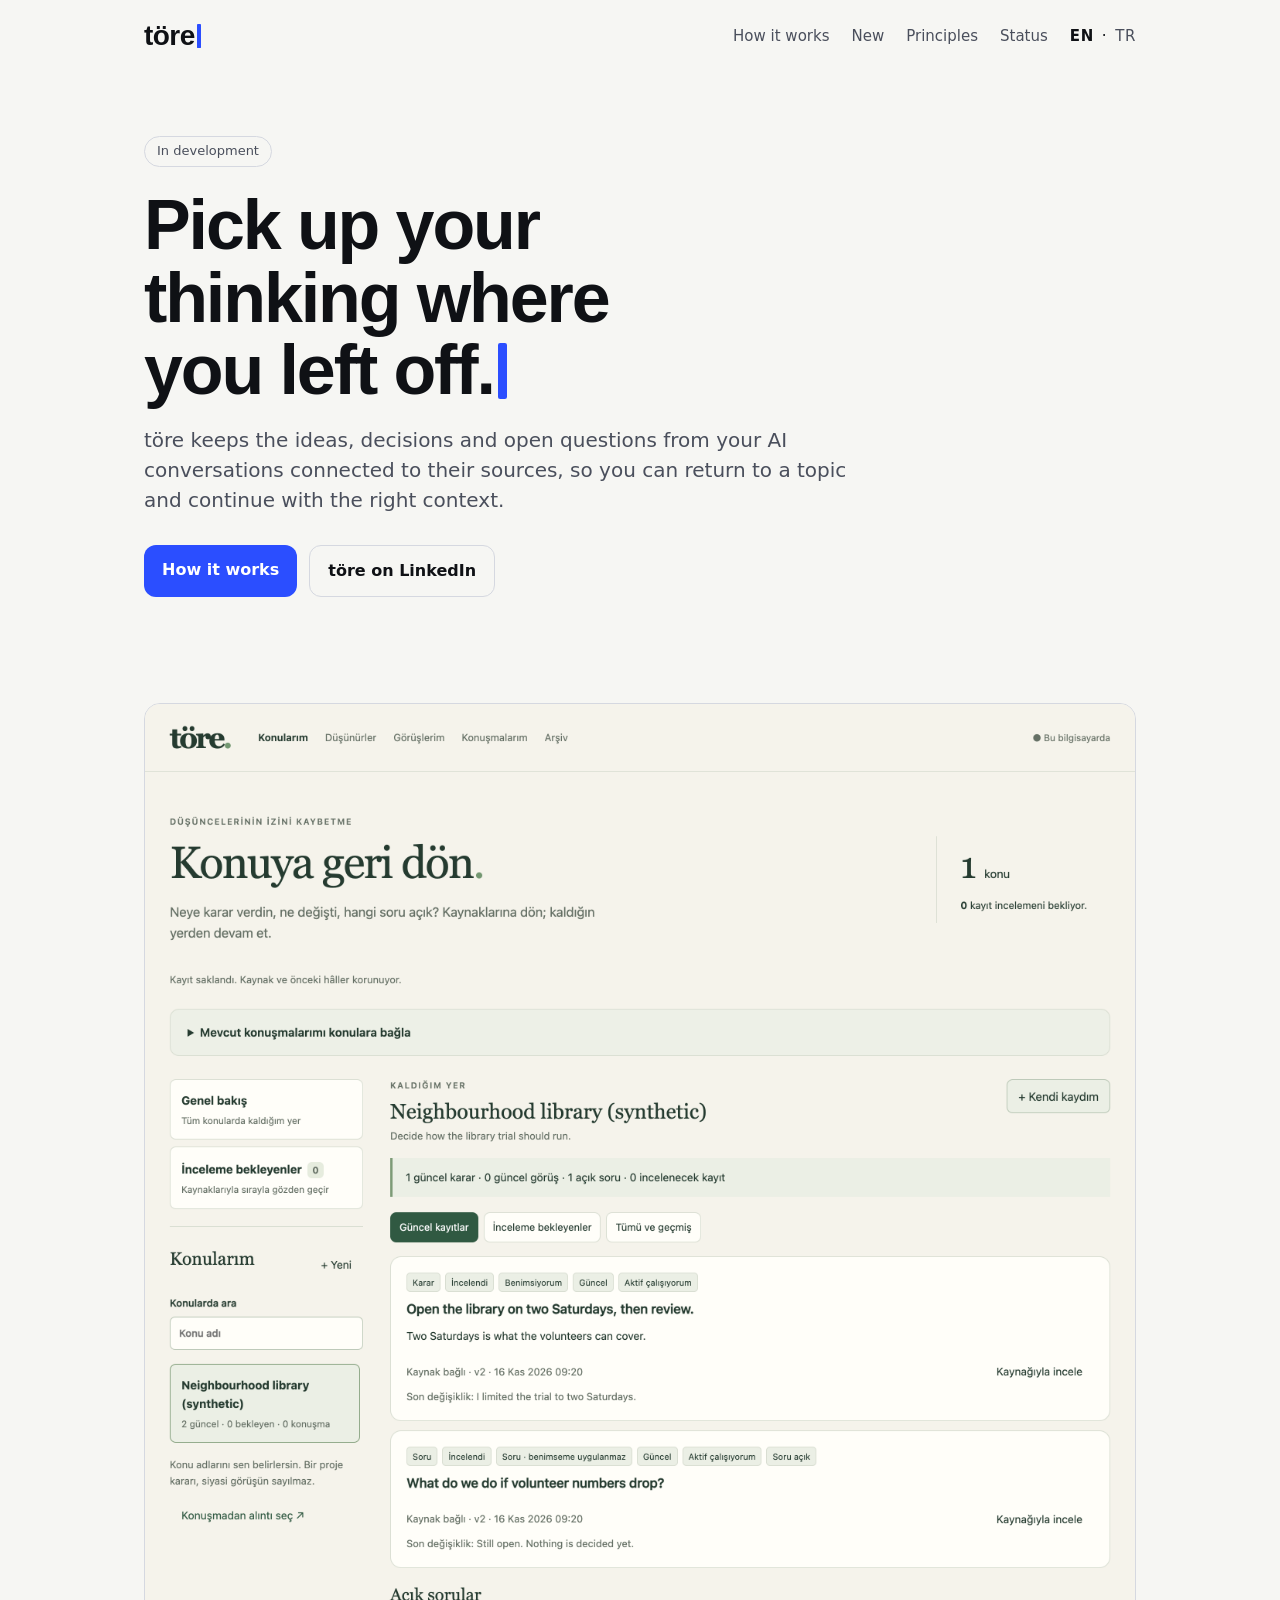
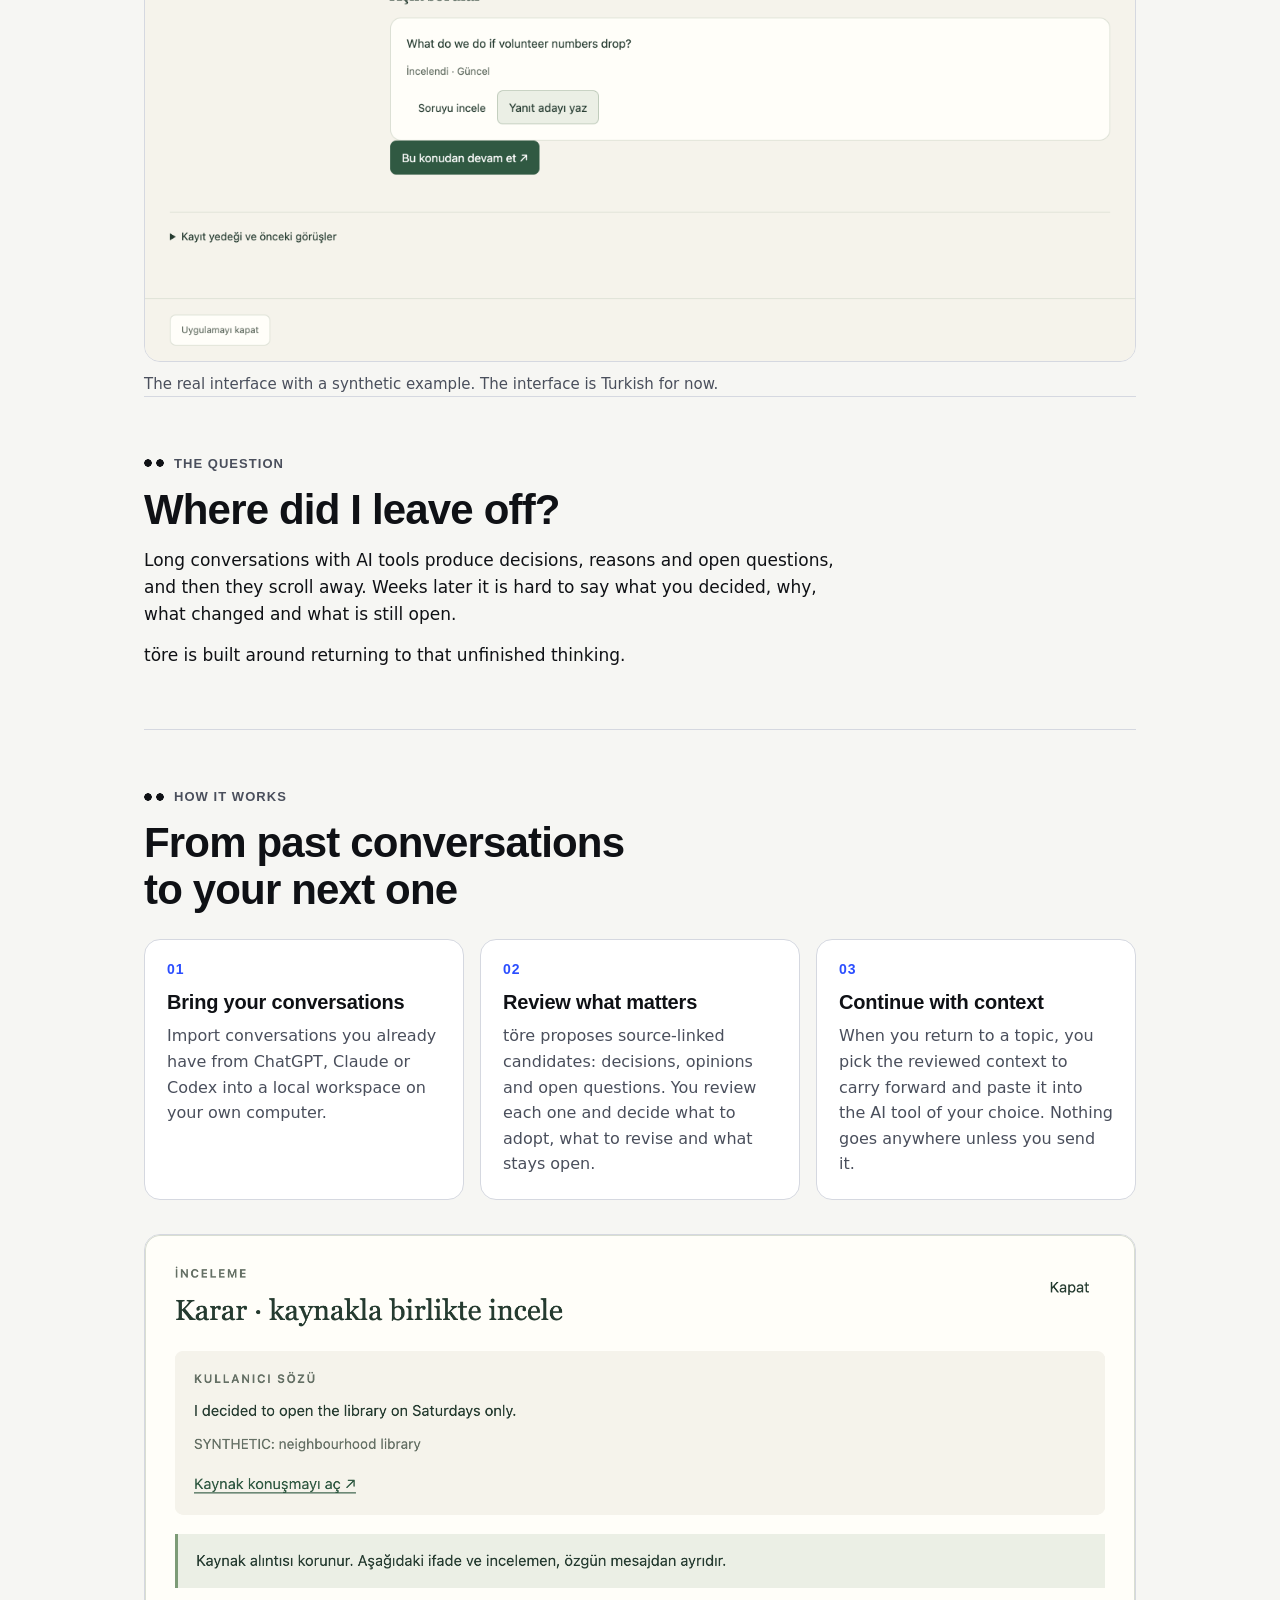
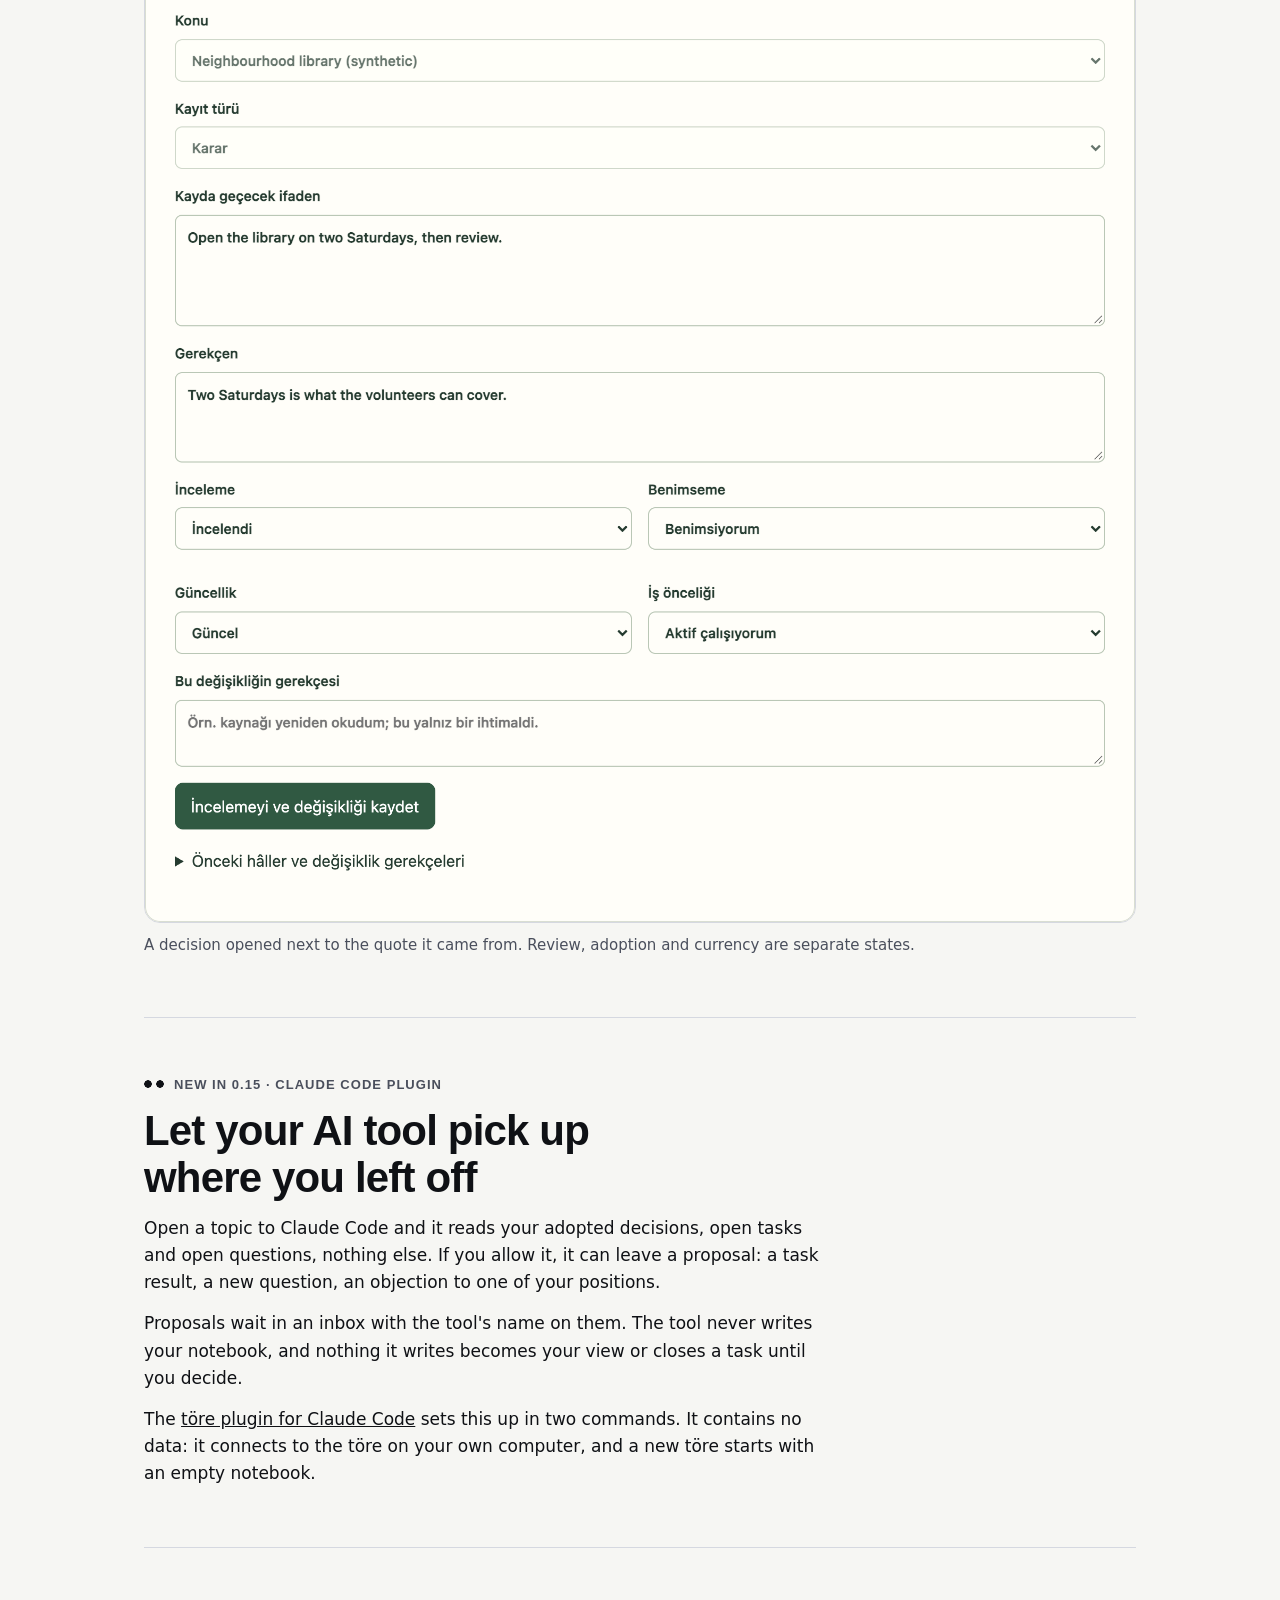
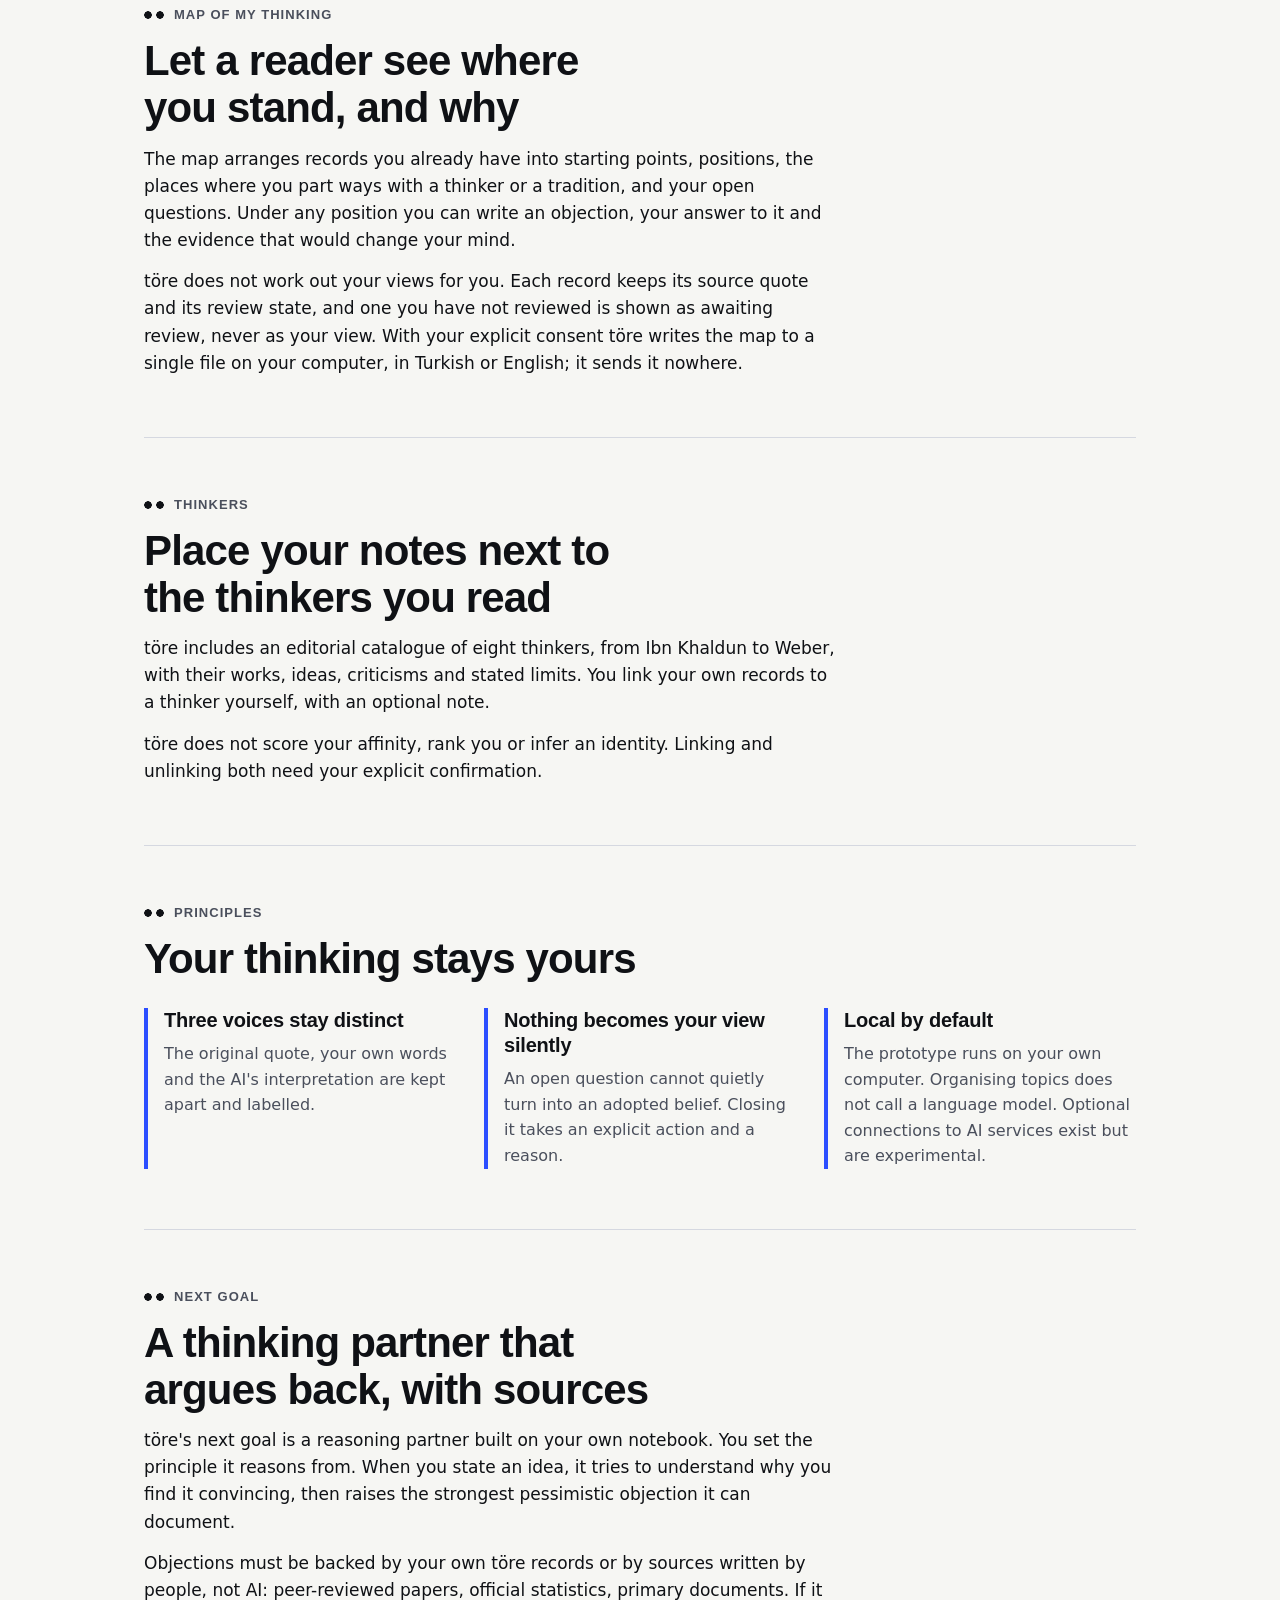
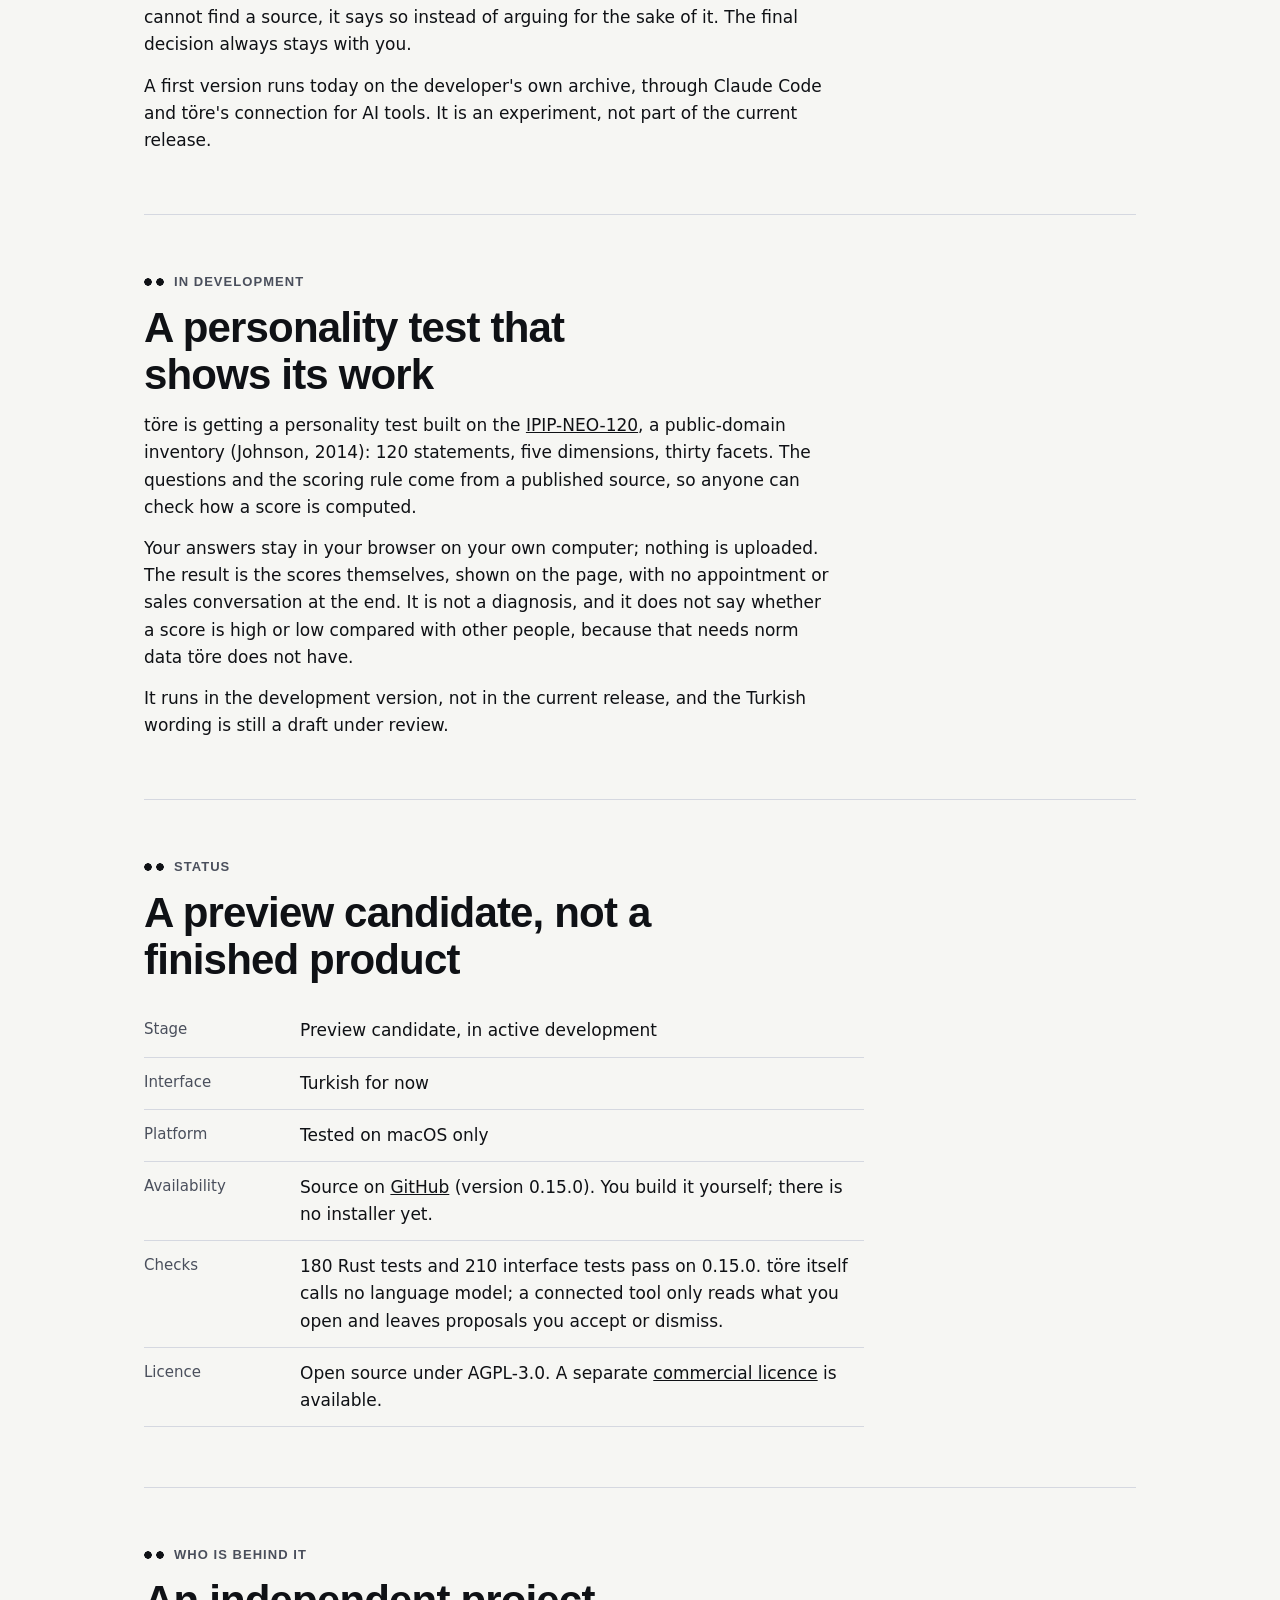
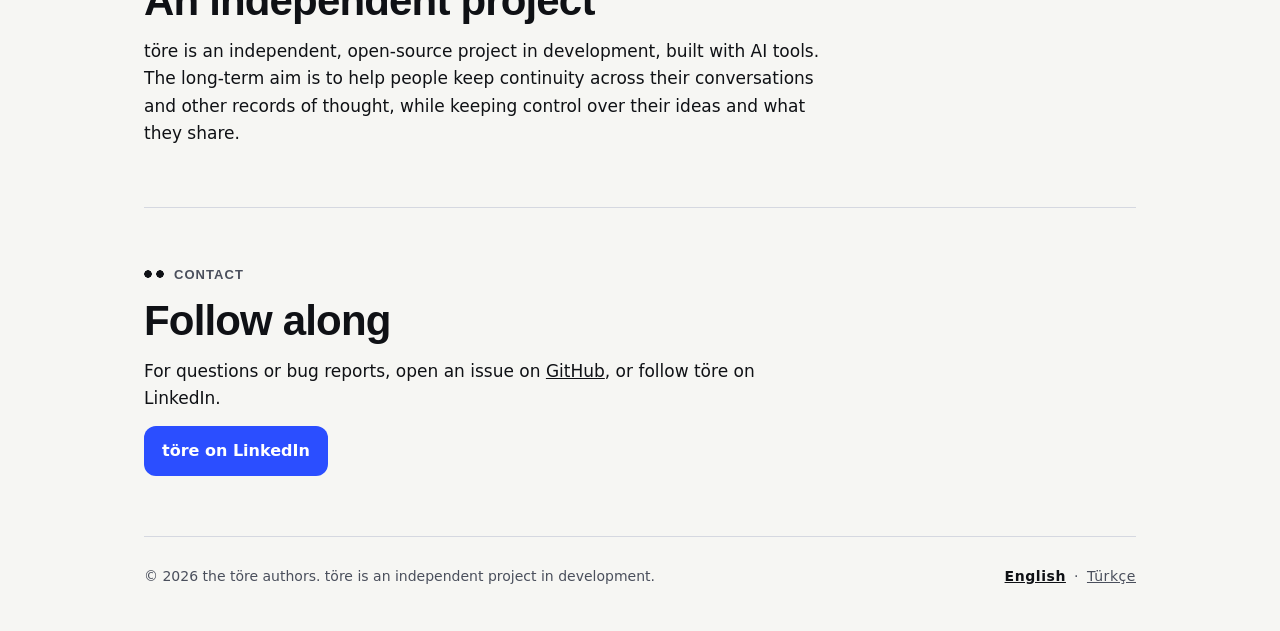
<file: index.html>
<!doctype html>
<html lang="en">
<head>
<meta charset="utf-8">
<meta name="viewport" content="width=device-width, initial-scale=1">
<title>töre — pick up your thinking where you left off</title>
<meta name="description" content="töre is a personal knowledge tool in development. It keeps the ideas, decisions and open questions from your AI conversations connected to their sources.">
<meta name="color-scheme" content="light dark">
<link rel="canonical" href="https://ondersamet97.github.io/tore-site/">
<link rel="alternate" hreflang="en" href="https://ondersamet97.github.io/tore-site/">
<link rel="alternate" hreflang="tr" href="https://ondersamet97.github.io/tore-site/tr/">
<meta property="og:type" content="website">
<meta property="og:title" content="töre — pick up your thinking where you left off">
<meta property="og:description" content="A personal knowledge tool in development. It keeps the ideas, decisions and open questions from your AI conversations connected to their sources.">
<meta property="og:url" content="https://ondersamet97.github.io/tore-site/">
<meta property="og:image" content="https://ondersamet97.github.io/tore-site/brand/og-1200x630.png">
<meta name="twitter:card" content="summary_large_image">
<link rel="icon" href="brand/favicon.svg" type="image/svg+xml">
<link rel="icon" href="brand/icon-32.png" sizes="32x32" type="image/png">
<link rel="apple-touch-icon" href="brand/icon-180.png">
<link rel="stylesheet" href="styles.css">
</head>
<body>
<div class="wrap">

  <header class="site-header">
    <a class="wm" href="index.html" aria-label="töre">töre<span class="cur" aria-hidden="true"></span></a>
    <nav class="nav" aria-label="Main">
      <span class="sections">
        <a href="#how">How it works</a>
        <a href="#work">New</a>
        <a href="#principles">Principles</a>
        <a href="#status">Status</a>
      </span>
      <span class="lang" aria-label="Language">
        <a href="index.html" lang="en" aria-current="page">EN</a>
        <span aria-hidden="true">·</span>
        <a href="tr/index.html" lang="tr" hreflang="tr">TR</a>
      </span>
    </nav>
  </header>

  <main>
    <div class="hero">
      <span class="chip">In development</span>
      <h1>Pick up your thinking where you left off.<span class="cur" aria-hidden="true"></span></h1>
      <p class="lead">töre keeps the ideas, decisions and open questions from your AI conversations connected to their sources, so you can return to a topic and continue with the right context.</p>
      <div class="actions">
        <a class="btn" href="#how">How it works</a>
        <a class="btn ghost" href="https://www.linkedin.com/company/tore-app/" rel="noopener">töre on LinkedIn</a>
      </div>
    </div>

    <figure class="shot"><img src="shots/topic.png" alt="A töre topic showing an adopted decision with its reason and an open question, both linked to their source conversation" loading="lazy"><figcaption>The real interface with a synthetic example. The interface is Turkish for now.</figcaption></figure>

    <section id="why">
      <p class="label">The question</p>
      <h2>Where did I leave off?</h2>
      <p>Long conversations with AI tools produce decisions, reasons and open questions, and then they scroll away. Weeks later it is hard to say what you decided, why, what changed and what is still open.</p>
      <p>töre is built around returning to that unfinished thinking.</p>
    </section>

    <section id="how">
      <p class="label">How it works</p>
      <h2>From past conversations to your next one</h2>
      <ol class="steps">
        <li>
          <span class="n">01</span>
          <h3>Bring your conversations</h3>
          <p>Import conversations you already have from ChatGPT, Claude or Codex into a local workspace on your own computer.</p>
        </li>
        <li>
          <span class="n">02</span>
          <h3>Review what matters</h3>
          <p>töre proposes source-linked candidates: decisions, opinions and open questions. You review each one and decide what to adopt, what to revise and what stays open.</p>
        </li>
        <li>
          <span class="n">03</span>
          <h3>Continue with context</h3>
          <p>When you return to a topic, you pick the reviewed context to carry forward and paste it into the AI tool of your choice. Nothing goes anywhere unless you send it.</p>
        </li>
      </ol>
      <figure class="shot"><img src="shots/record.png" alt="A decision record shown with the original quote it was drawn from and its review states" loading="lazy"><figcaption>A decision opened next to the quote it came from. Review, adoption and currency are separate states.</figcaption></figure>
    </section>

    <section id="work">
      <p class="label">New in 0.15 · Claude Code plugin</p>
      <h2>Let your AI tool pick up where you left off</h2>
      <p>Open a topic to Claude Code and it reads your adopted decisions, open tasks and open questions, nothing else. If you allow it, it can leave a proposal: a task result, a new question, an objection to one of your positions.</p>
      <p>Proposals wait in an inbox with the tool's name on them. The tool never writes your notebook, and nothing it writes becomes your view or closes a task until you decide.</p>
      <p>The <a href="https://github.com/ondersamet97/tore-claude-plugin" rel="noopener">töre plugin for Claude Code</a> sets this up in two commands. It contains no data: it connects to the töre on your own computer, and a new töre starts with an empty notebook.</p>
    </section>

    <section id="map">
      <p class="label">Map of my thinking</p>
      <h2>Let a reader see where you stand, and why</h2>
      <p>The map arranges records you already have into starting points, positions, the places where you part ways with a thinker or a tradition, and your open questions. Under any position you can write an objection, your answer to it and the evidence that would change your mind.</p>
      <p>töre does not work out your views for you. Each record keeps its source quote and its review state, and one you have not reviewed is shown as awaiting review, never as your view. With your explicit consent töre writes the map to a single file on your computer, in Turkish or English; it sends it nowhere.</p>
    </section>

    <section id="notebooks">
      <p class="label">Thinkers</p>
      <h2>Place your notes next to the thinkers you read</h2>
      <p>töre includes an editorial catalogue of eight thinkers, from Ibn Khaldun to Weber, with their works, ideas, criticisms and stated limits. You link your own records to a thinker yourself, with an optional note.</p>
      <p>töre does not score your affinity, rank you or infer an identity. Linking and unlinking both need your explicit confirmation.</p>
    </section>

    <section id="principles">
      <p class="label">Principles</p>
      <h2>Your thinking stays yours</h2>
      <ul class="principles">
        <li>
          <h3>Three voices stay distinct</h3>
          <p>The original quote, your own words and the AI's interpretation are kept apart and labelled.</p>
        </li>
        <li>
          <h3>Nothing becomes your view silently</h3>
          <p>An open question cannot quietly turn into an adopted belief. Closing it takes an explicit action and a reason.</p>
        </li>
        <li>
          <h3>Local by default</h3>
          <p>The prototype runs on your own computer. Organising topics does not call a language model. Optional connections to AI services exist but are experimental.</p>
        </li>
      </ul>
    </section>

    <section id="next">
      <p class="label">Next goal</p>
      <h2>A thinking partner that argues back, with sources</h2>
      <p>töre's next goal is a reasoning partner built on your own notebook. You set the principle it reasons from. When you state an idea, it tries to understand why you find it convincing, then raises the strongest pessimistic objection it can document.</p>
      <p>Objections must be backed by your own töre records or by sources written by people, not AI: peer-reviewed papers, official statistics, primary documents. If it cannot find a source, it says so instead of arguing for the sake of it. The final decision always stays with you.</p>
      <p>A first version runs today on the developer's own archive, through Claude Code and töre's connection for AI tools. It is an experiment, not part of the current release.</p>
    </section>

    <section id="personality">
      <p class="label">In development</p>
      <h2>A personality test that shows its work</h2>
      <p>töre is getting a personality test built on the <a href="https://ipip.ori.org/30FacetNEO-PI-RItems.htm" rel="noopener">IPIP-NEO-120</a>, a public-domain inventory (Johnson, 2014): 120 statements, five dimensions, thirty facets. The questions and the scoring rule come from a published source, so anyone can check how a score is computed.</p>
      <p>Your answers stay in your browser on your own computer; nothing is uploaded. The result is the scores themselves, shown on the page, with no appointment or sales conversation at the end. It is not a diagnosis, and it does not say whether a score is high or low compared with other people, because that needs norm data töre does not have.</p>
      <p>It runs in the development version, not in the current release, and the Turkish wording is still a draft under review.</p>
    </section>

    <section id="status">
      <p class="label">Status</p>
      <h2>A preview candidate, not a finished product</h2>
      <dl class="facts">
        <div><dt>Stage</dt><dd>Preview candidate, in active development</dd></div>
        <div><dt>Interface</dt><dd>Turkish for now</dd></div>
        <div><dt>Platform</dt><dd>Tested on macOS only</dd></div>
        <div><dt>Availability</dt><dd>Source on <a href="https://github.com/ondersamet97/tore" rel="noopener">GitHub</a> (version 0.15.0). You build it yourself; there is no installer yet.</dd></div>
        <div><dt>Checks</dt><dd>180 Rust tests and 210 interface tests pass on 0.15.0. töre itself calls no language model; a connected tool only reads what you open and leaves proposals you accept or dismiss.</dd></div>
        <div><dt>Licence</dt><dd>Open source under AGPL-3.0. A separate <a href="https://github.com/ondersamet97/tore/blob/main/COMMERCIAL-LICENSE.md" rel="noopener">commercial licence</a> is available.</dd></div>
      </dl>
    </section>

    <section id="about">
      <p class="label">Who is behind it</p>
      <h2>An independent project</h2>
      <p>töre is an independent, open-source project in development, built with AI tools. The long-term aim is to help people keep continuity across their conversations and other records of thought, while keeping control over their ideas and what they share.</p>
    </section>

    <section id="contact">
      <p class="label">Contact</p>
      <h2>Follow along</h2>
      <p>For questions or bug reports, open an issue on <a href="https://github.com/ondersamet97/tore/issues" rel="noopener">GitHub</a>, or follow töre on LinkedIn.</p>
      <div class="actions">
        <a class="btn" href="https://www.linkedin.com/company/tore-app/" rel="noopener">töre on LinkedIn</a>
      </div>
    </section>
  </main>

  <footer class="site-footer">
    <span>© 2026 the töre authors. töre is an independent project in development.</span>
    <span class="lang"><a href="index.html" lang="en" aria-current="page">English</a><span aria-hidden="true">·</span><a href="tr/index.html" lang="tr" hreflang="tr">Türkçe</a></span>
  </footer>

</div>
</body>
</html>
</file>
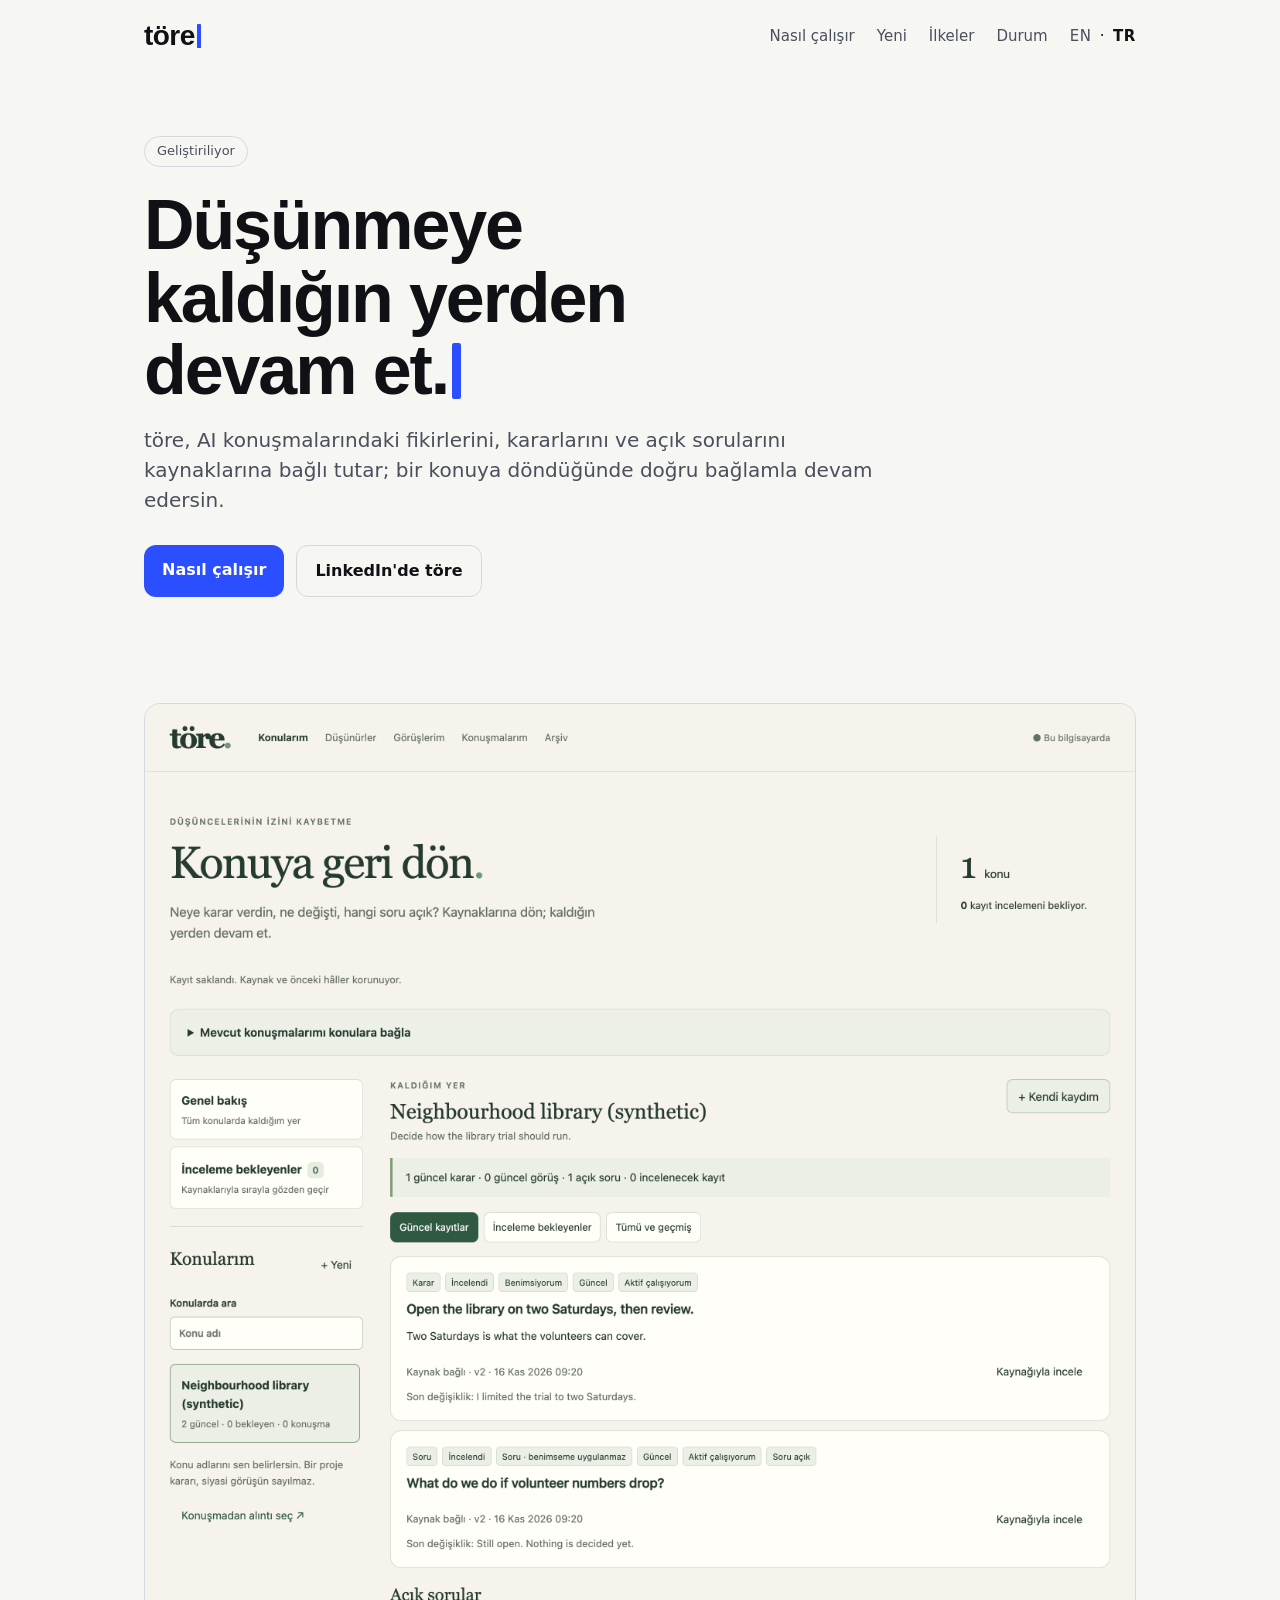
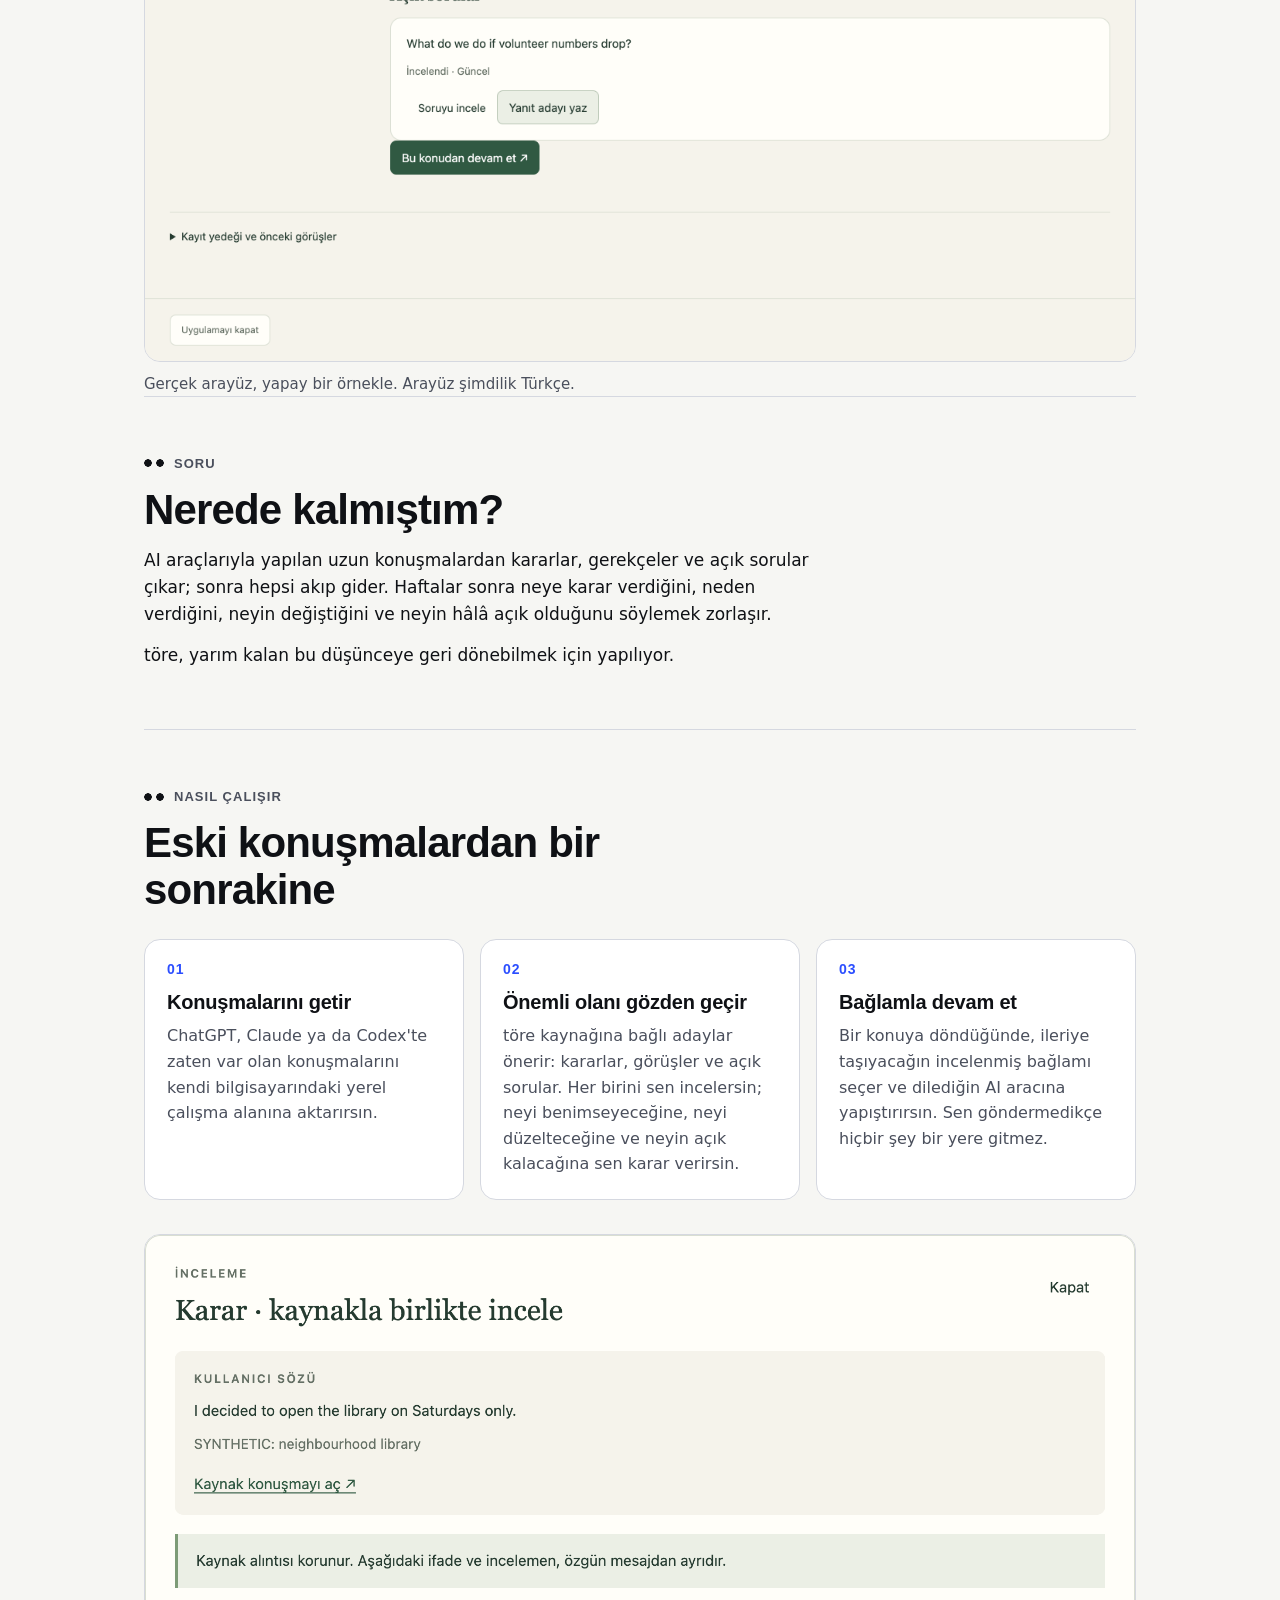
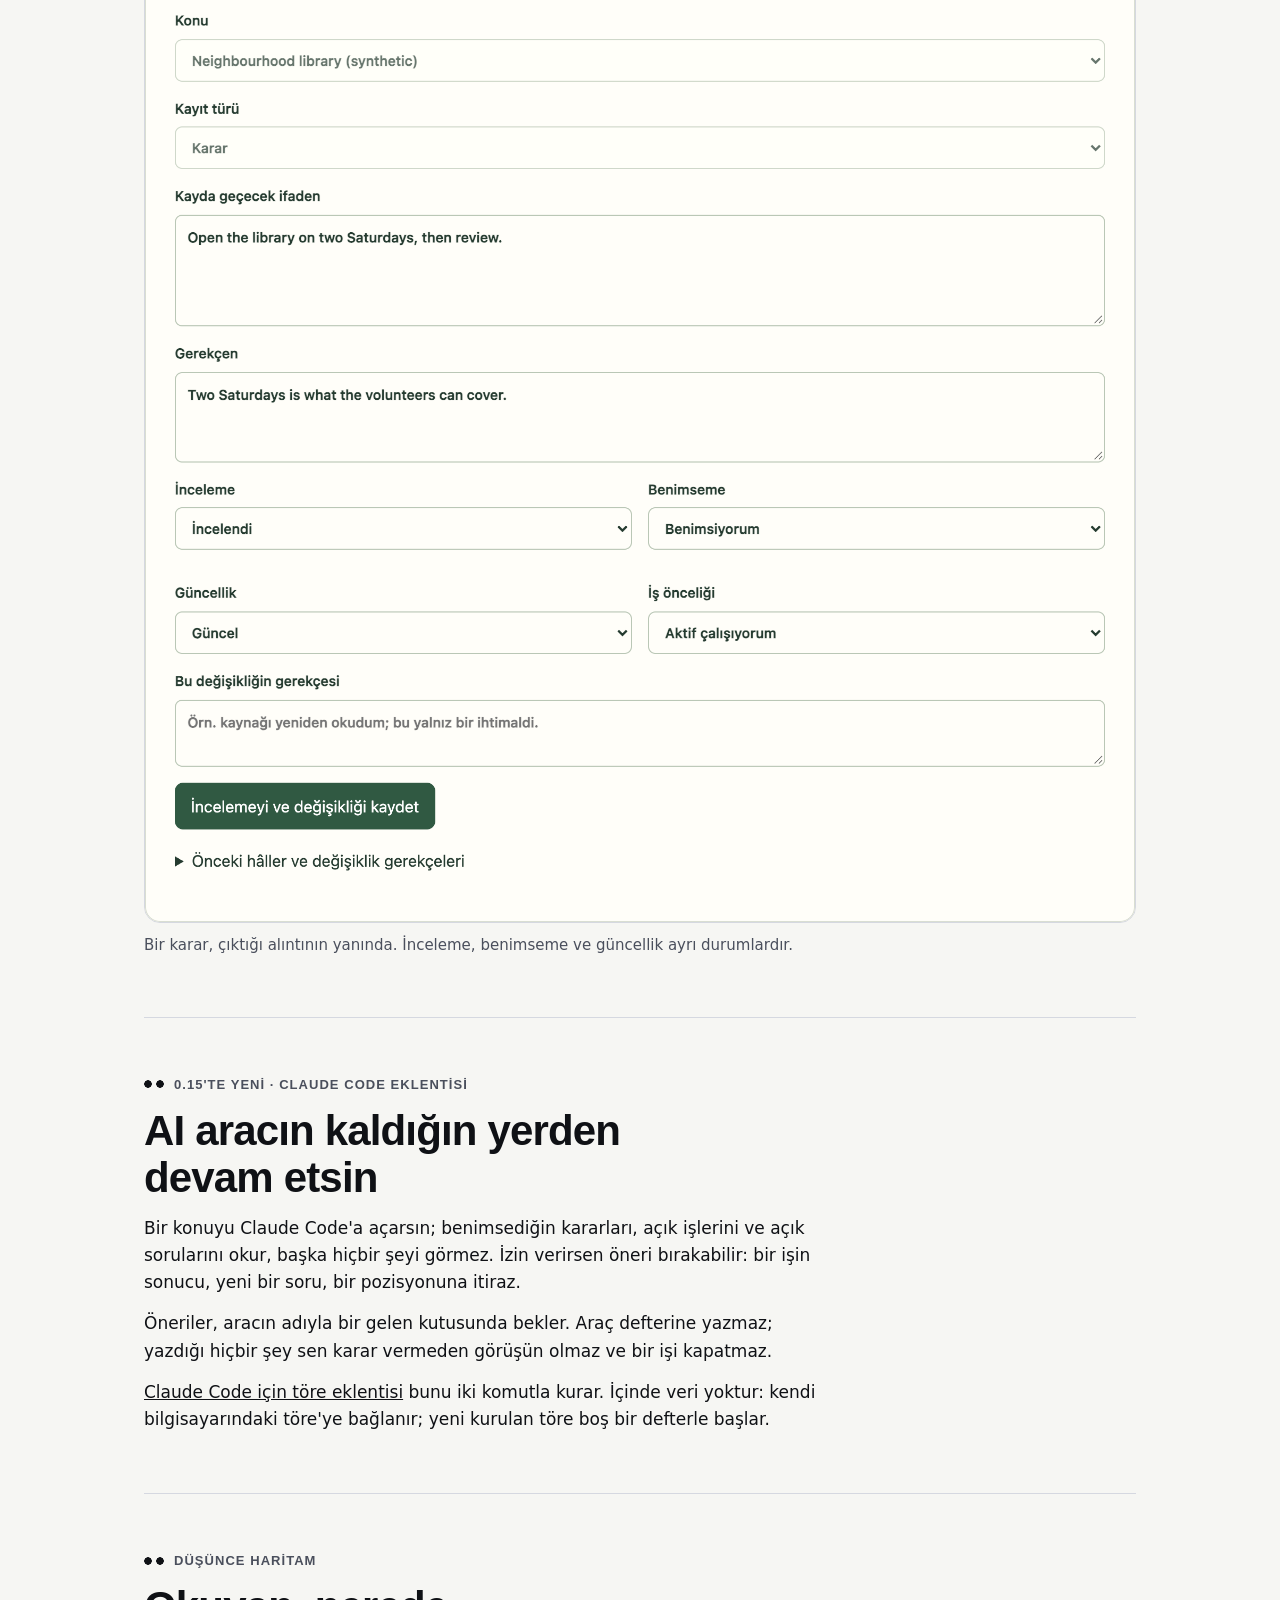
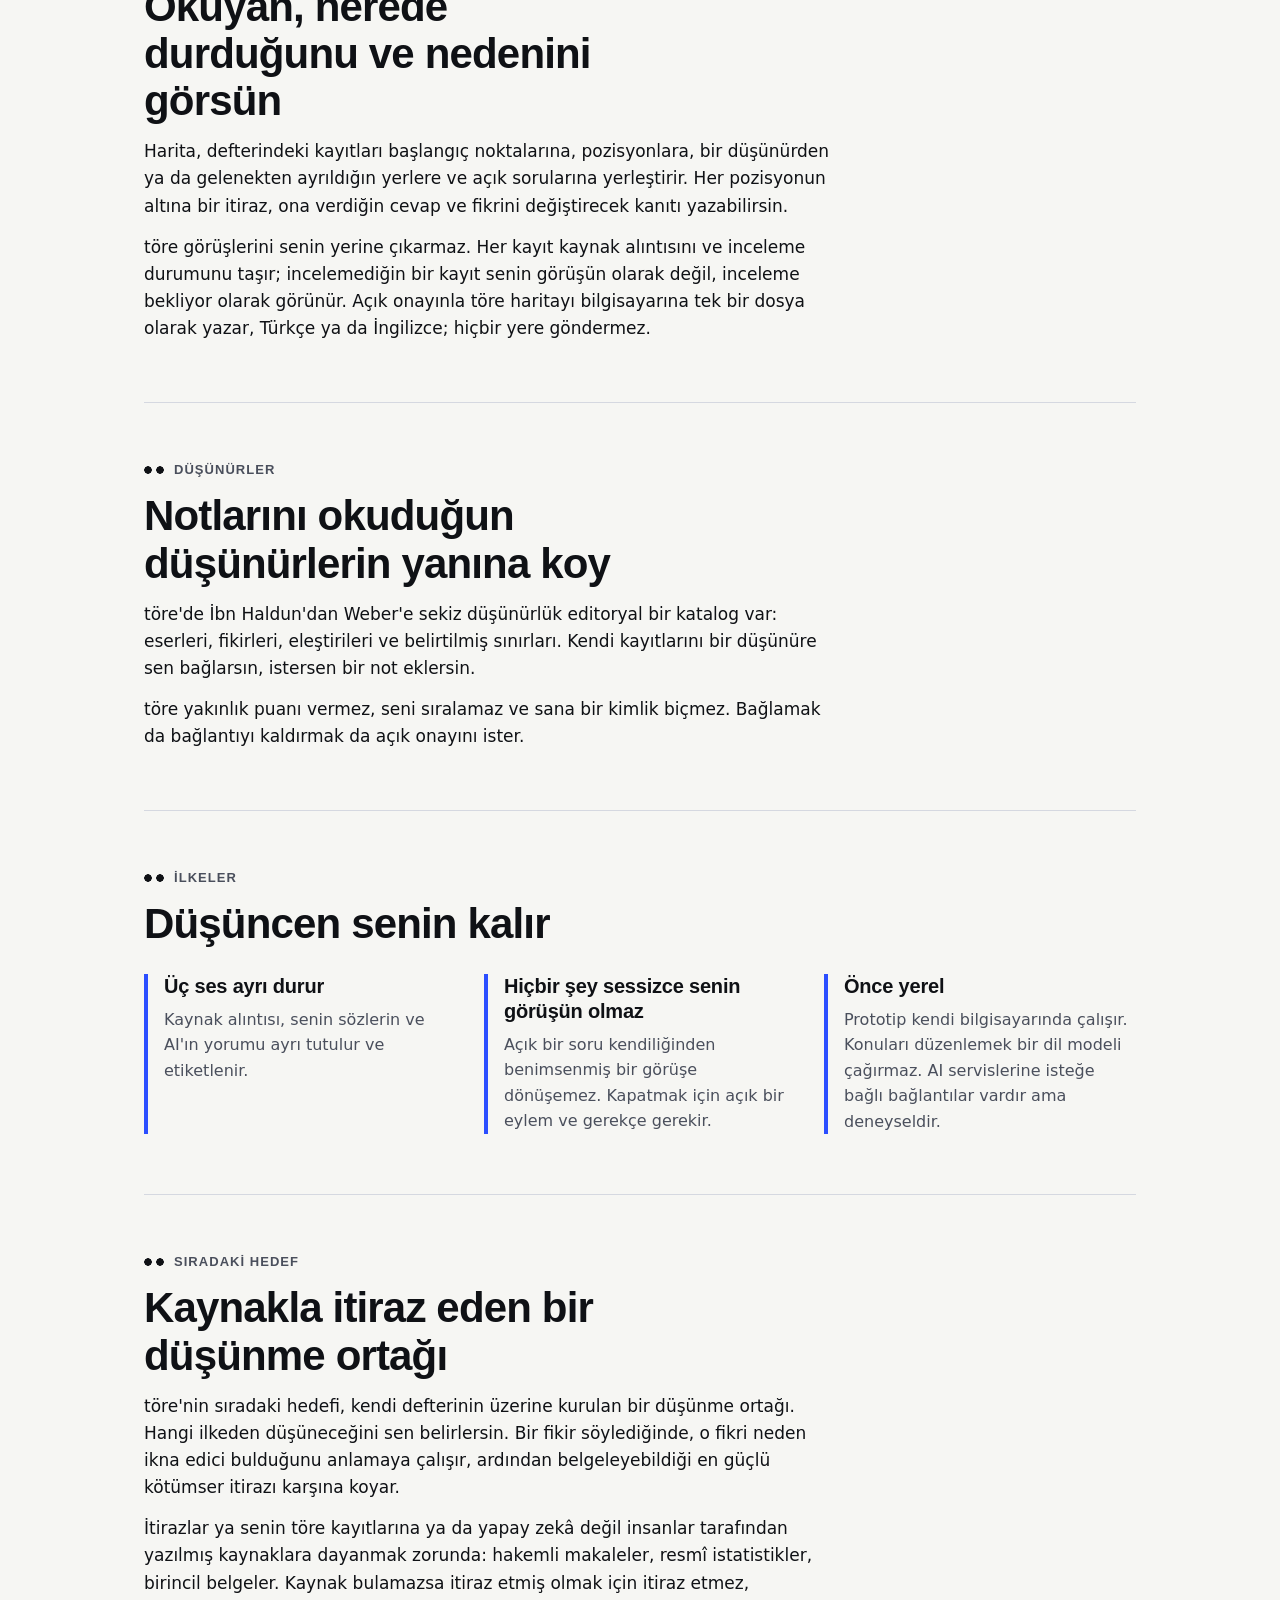
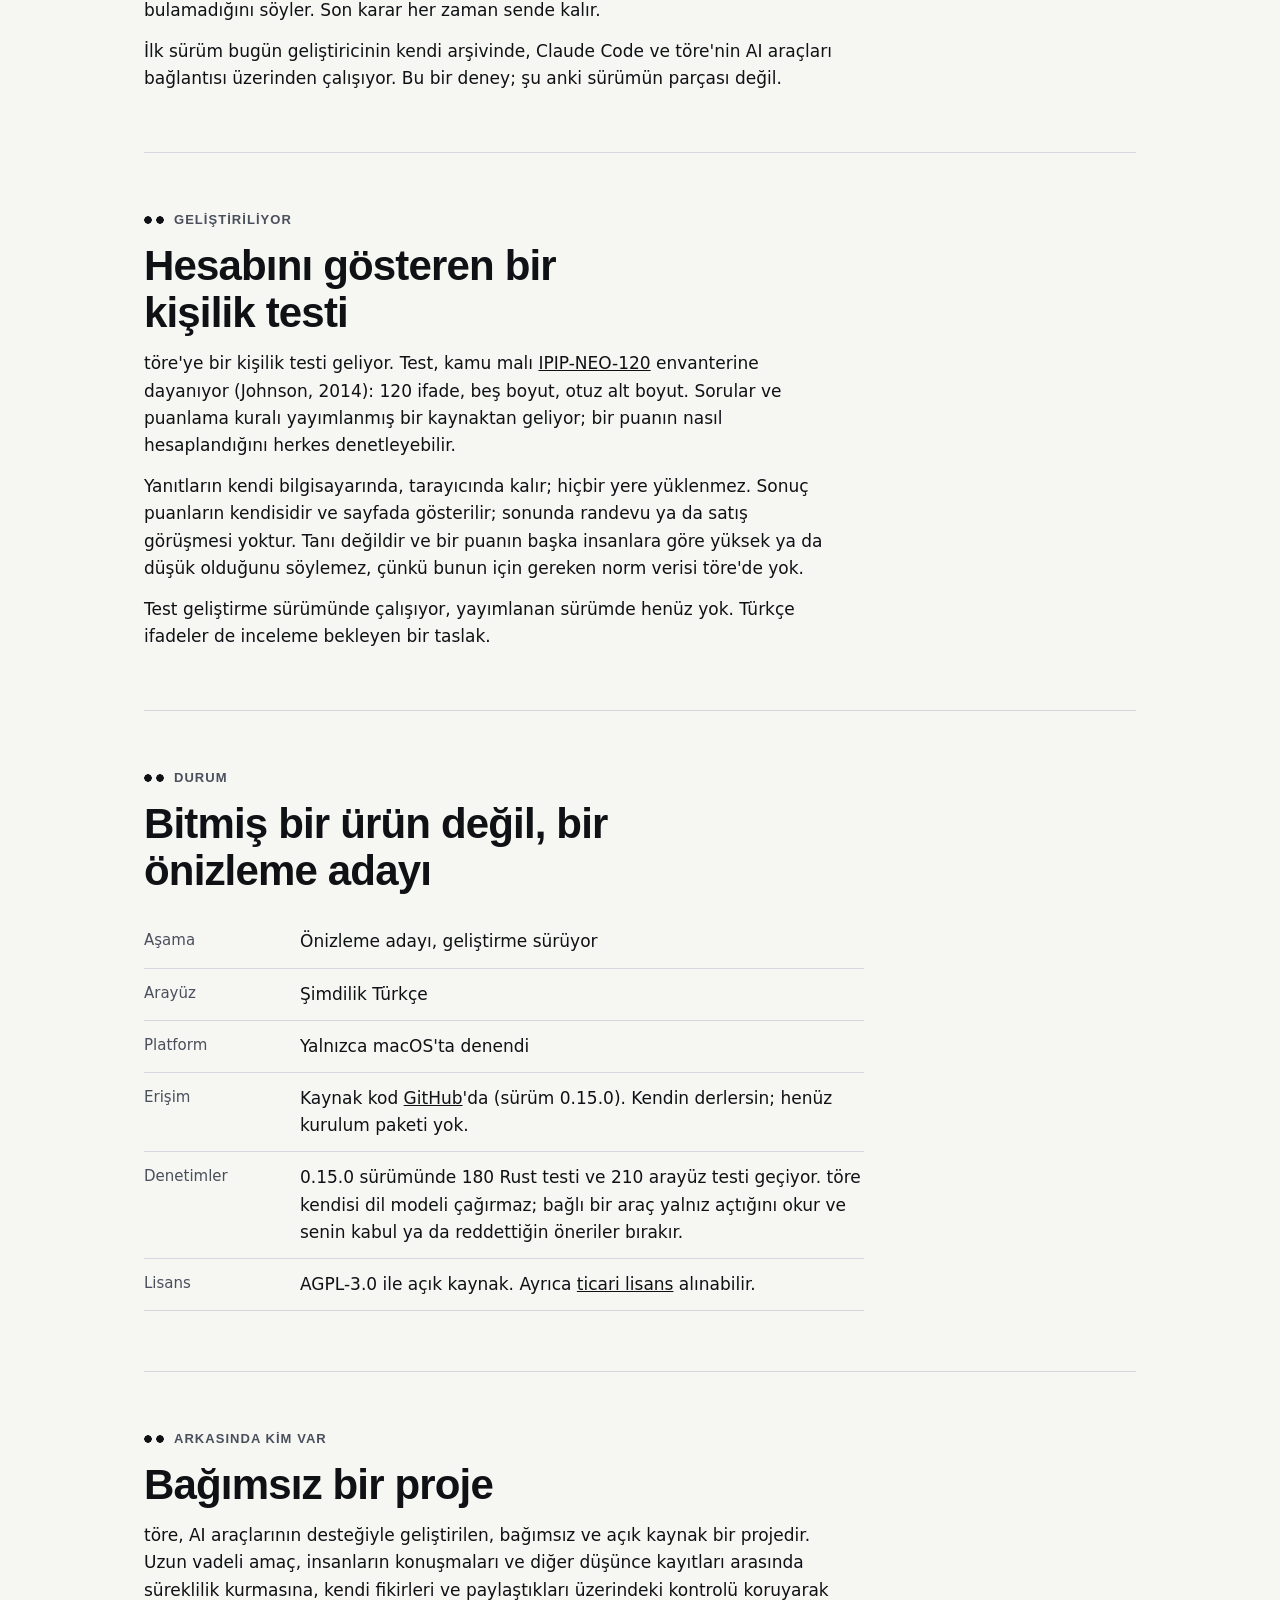
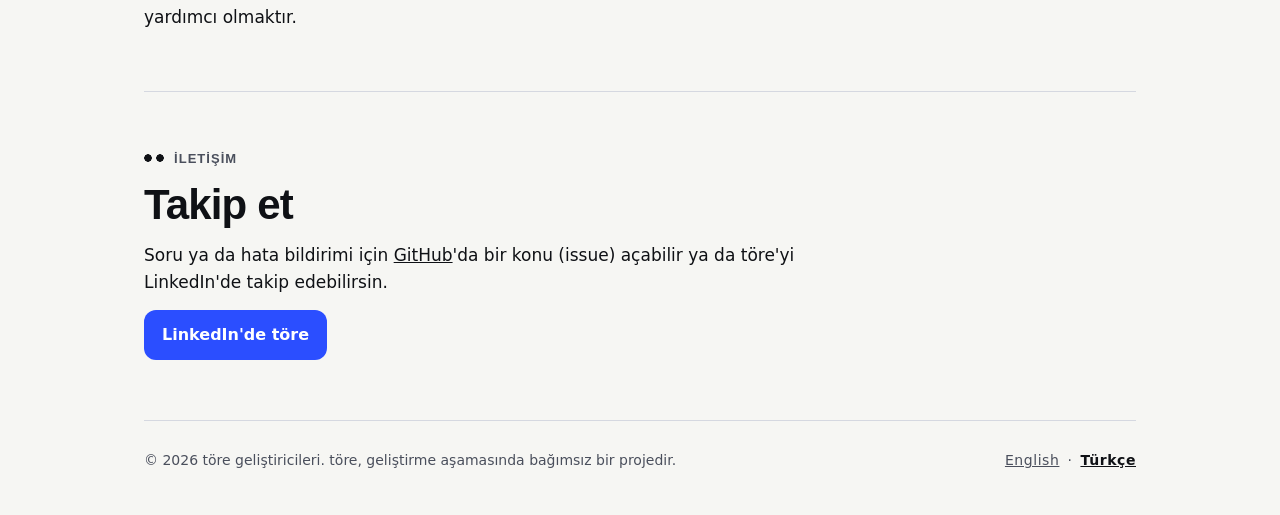
<file: tr/index.html>
<!doctype html>
<html lang="tr">
<head>
<meta charset="utf-8">
<meta name="viewport" content="width=device-width, initial-scale=1">
<title>töre — düşünmeye kaldığın yerden devam et</title>
<meta name="description" content="töre, geliştirme aşamasındaki bir kişisel bilgi aracıdır. AI konuşmalarındaki fikirlerini, kararlarını ve açık sorularını kaynaklarına bağlı tutar.">
<meta name="color-scheme" content="light dark">
<link rel="canonical" href="https://ondersamet97.github.io/tore-site/tr/">
<link rel="alternate" hreflang="en" href="https://ondersamet97.github.io/tore-site/">
<link rel="alternate" hreflang="tr" href="https://ondersamet97.github.io/tore-site/tr/">
<meta property="og:type" content="website">
<meta property="og:title" content="töre — düşünmeye kaldığın yerden devam et">
<meta property="og:description" content="Geliştirme aşamasındaki bir kişisel bilgi aracı. AI konuşmalarındaki fikirlerini, kararlarını ve açık sorularını kaynaklarına bağlı tutar.">
<meta property="og:url" content="https://ondersamet97.github.io/tore-site/tr/">
<meta property="og:image" content="https://ondersamet97.github.io/tore-site/brand/og-1200x630.png">
<meta name="twitter:card" content="summary_large_image">
<link rel="icon" href="../brand/favicon.svg" type="image/svg+xml">
<link rel="icon" href="../brand/icon-32.png" sizes="32x32" type="image/png">
<link rel="apple-touch-icon" href="../brand/icon-180.png">
<link rel="stylesheet" href="../styles.css">
</head>
<body>
<div class="wrap">

  <header class="site-header">
    <a class="wm" href="index.html" aria-label="töre">töre<span class="cur" aria-hidden="true"></span></a>
    <nav class="nav" aria-label="Ana menü">
      <span class="sections">
        <a href="#how">Nasıl çalışır</a>
        <a href="#work">Yeni</a>
        <a href="#principles">İlkeler</a>
        <a href="#status">Durum</a>
      </span>
      <span class="lang" aria-label="Dil">
        <a href="../index.html" lang="en" hreflang="en">EN</a>
        <span aria-hidden="true">·</span>
        <a href="index.html" lang="tr" aria-current="page">TR</a>
      </span>
    </nav>
  </header>

  <main>
    <div class="hero">
      <span class="chip">Geliştiriliyor</span>
      <h1>Düşünmeye kaldığın yerden devam et.<span class="cur" aria-hidden="true"></span></h1>
      <p class="lead">töre, AI konuşmalarındaki fikirlerini, kararlarını ve açık sorularını kaynaklarına bağlı tutar; bir konuya döndüğünde doğru bağlamla devam edersin.</p>
      <div class="actions">
        <a class="btn" href="#how">Nasıl çalışır</a>
        <a class="btn ghost" href="https://www.linkedin.com/company/tore-app/" rel="noopener">LinkedIn'de töre</a>
      </div>
    </div>

    <figure class="shot"><img src="../shots/topic.png" alt="Bir töre konusu: gerekçesiyle benimsenmiş bir karar ve açık bir soru, ikisi de kaynak konuşmaya bağlı" loading="lazy"><figcaption>Gerçek arayüz, yapay bir örnekle. Arayüz şimdilik Türkçe.</figcaption></figure>

    <section id="why">
      <p class="label">Soru</p>
      <h2>Nerede kalmıştım?</h2>
      <p>AI araçlarıyla yapılan uzun konuşmalardan kararlar, gerekçeler ve açık sorular çıkar; sonra hepsi akıp gider. Haftalar sonra neye karar verdiğini, neden verdiğini, neyin değiştiğini ve neyin hâlâ açık olduğunu söylemek zorlaşır.</p>
      <p>töre, yarım kalan bu düşünceye geri dönebilmek için yapılıyor.</p>
    </section>

    <section id="how">
      <p class="label">Nasıl çalışır</p>
      <h2>Eski konuşmalardan bir sonrakine</h2>
      <ol class="steps">
        <li>
          <span class="n">01</span>
          <h3>Konuşmalarını getir</h3>
          <p>ChatGPT, Claude ya da Codex'te zaten var olan konuşmalarını kendi bilgisayarındaki yerel çalışma alanına aktarırsın.</p>
        </li>
        <li>
          <span class="n">02</span>
          <h3>Önemli olanı gözden geçir</h3>
          <p>töre kaynağına bağlı adaylar önerir: kararlar, görüşler ve açık sorular. Her birini sen incelersin; neyi benimseyeceğine, neyi düzelteceğine ve neyin açık kalacağına sen karar verirsin.</p>
        </li>
        <li>
          <span class="n">03</span>
          <h3>Bağlamla devam et</h3>
          <p>Bir konuya döndüğünde, ileriye taşıyacağın incelenmiş bağlamı seçer ve dilediğin AI aracına yapıştırırsın. Sen göndermedikçe hiçbir şey bir yere gitmez.</p>
        </li>
      </ol>
      <figure class="shot"><img src="../shots/record.png" alt="Kaynak alıntısı ve inceleme durumlarıyla birlikte gösterilen bir karar kaydı" loading="lazy"><figcaption>Bir karar, çıktığı alıntının yanında. İnceleme, benimseme ve güncellik ayrı durumlardır.</figcaption></figure>
    </section>

    <section id="work">
      <p class="label">0.15'te yeni · Claude Code eklentisi</p>
      <h2>AI aracın kaldığın yerden devam etsin</h2>
      <p>Bir konuyu Claude Code'a açarsın; benimsediğin kararları, açık işlerini ve açık sorularını okur, başka hiçbir şeyi görmez. İzin verirsen öneri bırakabilir: bir işin sonucu, yeni bir soru, bir pozisyonuna itiraz.</p>
      <p>Öneriler, aracın adıyla bir gelen kutusunda bekler. Araç defterine yazmaz; yazdığı hiçbir şey sen karar vermeden görüşün olmaz ve bir işi kapatmaz.</p>
      <p><a href="https://github.com/ondersamet97/tore-claude-plugin" rel="noopener">Claude Code için töre eklentisi</a> bunu iki komutla kurar. İçinde veri yoktur: kendi bilgisayarındaki töre'ye bağlanır; yeni kurulan töre boş bir defterle başlar.</p>
    </section>

    <section id="map">
      <p class="label">Düşünce haritam</p>
      <h2>Okuyan, nerede durduğunu ve nedenini görsün</h2>
      <p>Harita, defterindeki kayıtları başlangıç noktalarına, pozisyonlara, bir düşünürden ya da gelenekten ayrıldığın yerlere ve açık sorularına yerleştirir. Her pozisyonun altına bir itiraz, ona verdiğin cevap ve fikrini değiştirecek kanıtı yazabilirsin.</p>
      <p>töre görüşlerini senin yerine çıkarmaz. Her kayıt kaynak alıntısını ve inceleme durumunu taşır; incelemediğin bir kayıt senin görüşün olarak değil, inceleme bekliyor olarak görünür. Açık onayınla töre haritayı bilgisayarına tek bir dosya olarak yazar, Türkçe ya da İngilizce; hiçbir yere göndermez.</p>
    </section>

    <section id="notebooks">
      <p class="label">Düşünürler</p>
      <h2>Notlarını okuduğun düşünürlerin yanına koy</h2>
      <p>töre'de İbn Haldun'dan Weber'e sekiz düşünürlük editoryal bir katalog var: eserleri, fikirleri, eleştirileri ve belirtilmiş sınırları. Kendi kayıtlarını bir düşünüre sen bağlarsın, istersen bir not eklersin.</p>
      <p>töre yakınlık puanı vermez, seni sıralamaz ve sana bir kimlik biçmez. Bağlamak da bağlantıyı kaldırmak da açık onayını ister.</p>
    </section>

    <section id="principles">
      <p class="label">İlkeler</p>
      <h2>Düşüncen senin kalır</h2>
      <ul class="principles">
        <li>
          <h3>Üç ses ayrı durur</h3>
          <p>Kaynak alıntısı, senin sözlerin ve AI'ın yorumu ayrı tutulur ve etiketlenir.</p>
        </li>
        <li>
          <h3>Hiçbir şey sessizce senin görüşün olmaz</h3>
          <p>Açık bir soru kendiliğinden benimsenmiş bir görüşe dönüşemez. Kapatmak için açık bir eylem ve gerekçe gerekir.</p>
        </li>
        <li>
          <h3>Önce yerel</h3>
          <p>Prototip kendi bilgisayarında çalışır. Konuları düzenlemek bir dil modeli çağırmaz. AI servislerine isteğe bağlı bağlantılar vardır ama deneyseldir.</p>
        </li>
      </ul>
    </section>

    <section id="next">
      <p class="label">Sıradaki hedef</p>
      <h2>Kaynakla itiraz eden bir düşünme ortağı</h2>
      <p>töre'nin sıradaki hedefi, kendi defterinin üzerine kurulan bir düşünme ortağı. Hangi ilkeden düşüneceğini sen belirlersin. Bir fikir söylediğinde, o fikri neden ikna edici bulduğunu anlamaya çalışır, ardından belgeleyebildiği en güçlü kötümser itirazı karşına koyar.</p>
      <p>İtirazlar ya senin töre kayıtlarına ya da yapay zekâ değil insanlar tarafından yazılmış kaynaklara dayanmak zorunda: hakemli makaleler, resmî istatistikler, birincil belgeler. Kaynak bulamazsa itiraz etmiş olmak için itiraz etmez, bulamadığını söyler. Son karar her zaman sende kalır.</p>
      <p>İlk sürüm bugün geliştiricinin kendi arşivinde, Claude Code ve töre'nin AI araçları bağlantısı üzerinden çalışıyor. Bu bir deney; şu anki sürümün parçası değil.</p>
    </section>

    <section id="personality">
      <p class="label">Geliştiriliyor</p>
      <h2>Hesabını gösteren bir kişilik testi</h2>
      <p>töre'ye bir kişilik testi geliyor. Test, kamu malı <a href="https://ipip.ori.org/30FacetNEO-PI-RItems.htm" rel="noopener">IPIP-NEO-120</a> envanterine dayanıyor (Johnson, 2014): 120 ifade, beş boyut, otuz alt boyut. Sorular ve puanlama kuralı yayımlanmış bir kaynaktan geliyor; bir puanın nasıl hesaplandığını herkes denetleyebilir.</p>
      <p>Yanıtların kendi bilgisayarında, tarayıcında kalır; hiçbir yere yüklenmez. Sonuç puanların kendisidir ve sayfada gösterilir; sonunda randevu ya da satış görüşmesi yoktur. Tanı değildir ve bir puanın başka insanlara göre yüksek ya da düşük olduğunu söylemez, çünkü bunun için gereken norm verisi töre'de yok.</p>
      <p>Test geliştirme sürümünde çalışıyor, yayımlanan sürümde henüz yok. Türkçe ifadeler de inceleme bekleyen bir taslak.</p>
    </section>

    <section id="status">
      <p class="label">Durum</p>
      <h2>Bitmiş bir ürün değil, bir önizleme adayı</h2>
      <dl class="facts">
        <div><dt>Aşama</dt><dd>Önizleme adayı, geliştirme sürüyor</dd></div>
        <div><dt>Arayüz</dt><dd>Şimdilik Türkçe</dd></div>
        <div><dt>Platform</dt><dd>Yalnızca macOS'ta denendi</dd></div>
        <div><dt>Erişim</dt><dd>Kaynak kod <a href="https://github.com/ondersamet97/tore" rel="noopener">GitHub</a>'da (sürüm 0.15.0). Kendin derlersin; henüz kurulum paketi yok.</dd></div>
        <div><dt>Denetimler</dt><dd>0.15.0 sürümünde 180 Rust testi ve 210 arayüz testi geçiyor. töre kendisi dil modeli çağırmaz; bağlı bir araç yalnız açtığını okur ve senin kabul ya da reddettiğin öneriler bırakır.</dd></div>
        <div><dt>Lisans</dt><dd>AGPL-3.0 ile açık kaynak. Ayrıca <a href="https://github.com/ondersamet97/tore/blob/main/COMMERCIAL-LICENSE.md" rel="noopener">ticari lisans</a> alınabilir.</dd></div>
      </dl>
    </section>

    <section id="about">
      <p class="label">Arkasında kim var</p>
      <h2>Bağımsız bir proje</h2>
      <p>töre, AI araçlarının desteğiyle geliştirilen, bağımsız ve açık kaynak bir projedir. Uzun vadeli amaç, insanların konuşmaları ve diğer düşünce kayıtları arasında süreklilik kurmasına, kendi fikirleri ve paylaştıkları üzerindeki kontrolü koruyarak yardımcı olmaktır.</p>
    </section>

    <section id="contact">
      <p class="label">İletişim</p>
      <h2>Takip et</h2>
      <p>Soru ya da hata bildirimi için <a href="https://github.com/ondersamet97/tore/issues" rel="noopener">GitHub</a>'da bir konu (issue) açabilir ya da töre'yi LinkedIn'de takip edebilirsin.</p>
      <div class="actions">
        <a class="btn" href="https://www.linkedin.com/company/tore-app/" rel="noopener">LinkedIn'de töre</a>
      </div>
    </section>
  </main>

  <footer class="site-footer">
    <span>© 2026 töre geliştiricileri. töre, geliştirme aşamasında bağımsız bir projedir.</span>
    <span class="lang"><a href="../index.html" lang="en" hreflang="en">English</a><span aria-hidden="true">·</span><a href="index.html" lang="tr" aria-current="page">Türkçe</a></span>
  </footer>

</div>
</body>
</html>
</file>
<file: styles.css>
/* töre — "İşaret" görünümü: mürekkep, kâğıt, kobalt. Dış kaynak ve izleme yok. */

:root {
  --ink: #0f1115;
  --paper: #f6f6f3;
  --accent: #2b4eff;
  --accent-text: #2b4eff;
  --bg: var(--paper);
  --fg: var(--ink);
  --muted: #4a4f5c;
  --line: #d5d8e0;
  --card: #ffffff;
  --display: "Avenir Next", Avenir, "Segoe UI", "Helvetica Neue", Arial, sans-serif;
  --body: system-ui, -apple-system, "Segoe UI", Roboto, "Helvetica Neue", Arial, sans-serif;
}

@media (prefers-color-scheme: dark) {
  :root {
    --bg: #0f1115;
    --fg: #f1f1ee;
    --muted: #a9afbd;
    --line: #2a2e38;
    --card: #171a21;
    --accent-text: #8196ff;
  }
}

*, *::before, *::after { box-sizing: border-box; }

html { -webkit-text-size-adjust: 100%; scroll-behavior: smooth; }

body {
  margin: 0;
  background: var(--bg);
  color: var(--fg);
  font: 17px/1.6 var(--body);
}

a { color: inherit; }

a:focus-visible {
  outline: 3px solid var(--accent-text);
  outline-offset: 3px;
  border-radius: 6px;
}

.wrap { max-width: 1040px; margin: 0 auto; padding: 0 24px; }

/* Üst bölüm */

.site-header {
  display: flex;
  justify-content: space-between;
  align-items: center;
  gap: 16px;
  padding: 22px 0;
}

.wm {
  display: inline-flex;
  align-items: center;
  font-family: var(--display);
  font-weight: 600;
  font-size: 28px;
  line-height: 1;
  letter-spacing: -0.02em;
  color: var(--fg);
  text-decoration: none;
}

.cur {
  display: inline-block;
  width: 0.13em;
  height: 0.86em;
  margin-left: 0.09em;
  border-radius: 0.03em;
  background: var(--accent);
}

.nav { display: flex; align-items: center; gap: 22px; font-size: 15px; }
.nav a { color: var(--muted); text-decoration: none; }
.nav a:hover { color: var(--fg); }
.nav .sections { display: none; gap: 22px; }
.lang { display: inline-flex; gap: 8px; align-items: center; letter-spacing: 0.04em; }
.lang [aria-current] { color: var(--fg); font-weight: 700; }

@media (min-width: 760px) { .nav .sections { display: flex; } }

/* Açılış */

.hero { padding: 64px 0 72px; }

.chip {
  display: inline-block;
  font-size: 13px;
  padding: 4px 12px;
  border: 1px solid var(--line);
  border-radius: 999px;
  color: var(--muted);
}

h1, h2, h3 { font-family: var(--display); font-weight: 600; }

h1 {
  margin: 22px 0 18px;
  font-size: clamp(38px, 6.4vw, 70px);
  line-height: 1.04;
  letter-spacing: -0.03em;
  max-width: 14ch;
}

h1 .cur { height: 0.8em; vertical-align: -0.06em; margin-left: 0.06em; }

@media (prefers-reduced-motion: no-preference) {
  h1 .cur { animation: blink 1.2s steps(1) infinite; }
}

@keyframes blink { 50% { opacity: 0; } }

@media (prefers-reduced-motion: reduce) { html { scroll-behavior: auto; } }

.lead { margin: 0 0 30px; max-width: 58ch; font-size: 20px; line-height: 1.5; color: var(--muted); }

.actions { display: flex; flex-wrap: wrap; gap: 12px; }

.btn {
  display: inline-block;
  padding: 12px 18px;
  border-radius: 12px;
  background: var(--accent);
  color: #fff;
  font-weight: 600;
  font-size: 16px;
  text-decoration: none;
}

.btn.ghost { background: transparent; color: var(--fg); border: 1px solid var(--line); }
.btn:hover { filter: brightness(1.08); }

/* Bölümler */

section { padding: 60px 0; border-top: 1px solid var(--line); }

.label {
  display: flex;
  align-items: center;
  gap: 10px;
  margin: 0;
  font: 600 13px/1 var(--display);
  letter-spacing: 0.08em;
  text-transform: uppercase;
  color: var(--muted);
}

/* İki nokta: markanın işareti */
.label::before {
  content: "";
  flex: none;
  width: 20px;
  height: 8px;
  background:
    radial-gradient(circle at 4px 4px, var(--fg) 3.5px, transparent 4px),
    radial-gradient(circle at 16px 4px, var(--fg) 3.5px, transparent 4px);
}

h2 {
  margin: 16px 0 14px;
  font-size: clamp(28px, 3.8vw, 42px);
  line-height: 1.12;
  letter-spacing: -0.02em;
  max-width: 22ch;
}

h3 { margin: 0 0 8px; font-size: 20px; line-height: 1.25; letter-spacing: -0.01em; }

p { margin: 0 0 14px; max-width: 64ch; }
section p:last-child { margin-bottom: 0; }

.steps { display: grid; gap: 16px; margin: 26px 0 0; padding: 0; list-style: none; }

@media (min-width: 800px) { .steps { grid-template-columns: repeat(3, 1fr); } }

@media (min-width: 800px) { .steps.two { grid-template-columns: repeat(2, 1fr); } }

.steps li {
  padding: 22px;
  background: var(--card);
  border: 1px solid var(--line);
  border-radius: 16px;
}

.steps .n {
  display: block;
  margin-bottom: 14px;
  font: 600 14px/1 var(--display);
  letter-spacing: 0.06em;
  color: var(--accent-text);
}

.steps p { font-size: 16px; color: var(--muted); }

.principles { display: grid; gap: 22px; margin: 26px 0 0; padding: 0; list-style: none; }

@media (min-width: 800px) { .principles { grid-template-columns: repeat(3, 1fr); gap: 28px; } }

/* Dikey çubuk: imleç */
.principles li { padding-left: 16px; border-left: 4px solid var(--accent); }
.principles p { font-size: 16px; color: var(--muted); }

.facts { display: grid; grid-template-columns: 1fr; gap: 0; margin: 22px 0 0; max-width: 720px; }
.facts div { display: grid; grid-template-columns: 140px 1fr; gap: 16px; padding: 12px 0; border-bottom: 1px solid var(--line); }
.facts dt { color: var(--muted); font-size: 15px; }
.facts dd { margin: 0; }

.site-footer {
  display: flex;
  flex-wrap: wrap;
  justify-content: space-between;
  gap: 12px;
  padding: 28px 0 44px;
  border-top: 1px solid var(--line);
  font-size: 14px;
  color: var(--muted);
}

/* Ekran görüntüleri: yapay örnekle gerçek arayüz */
.shot { margin: 34px 0 0; }
.shot img { display: block; width: 100%; height: auto; border: 1px solid var(--line); border-radius: 16px; }
.shot figcaption { margin-top: 10px; font-size: 15px; color: var(--muted); }
</file>
